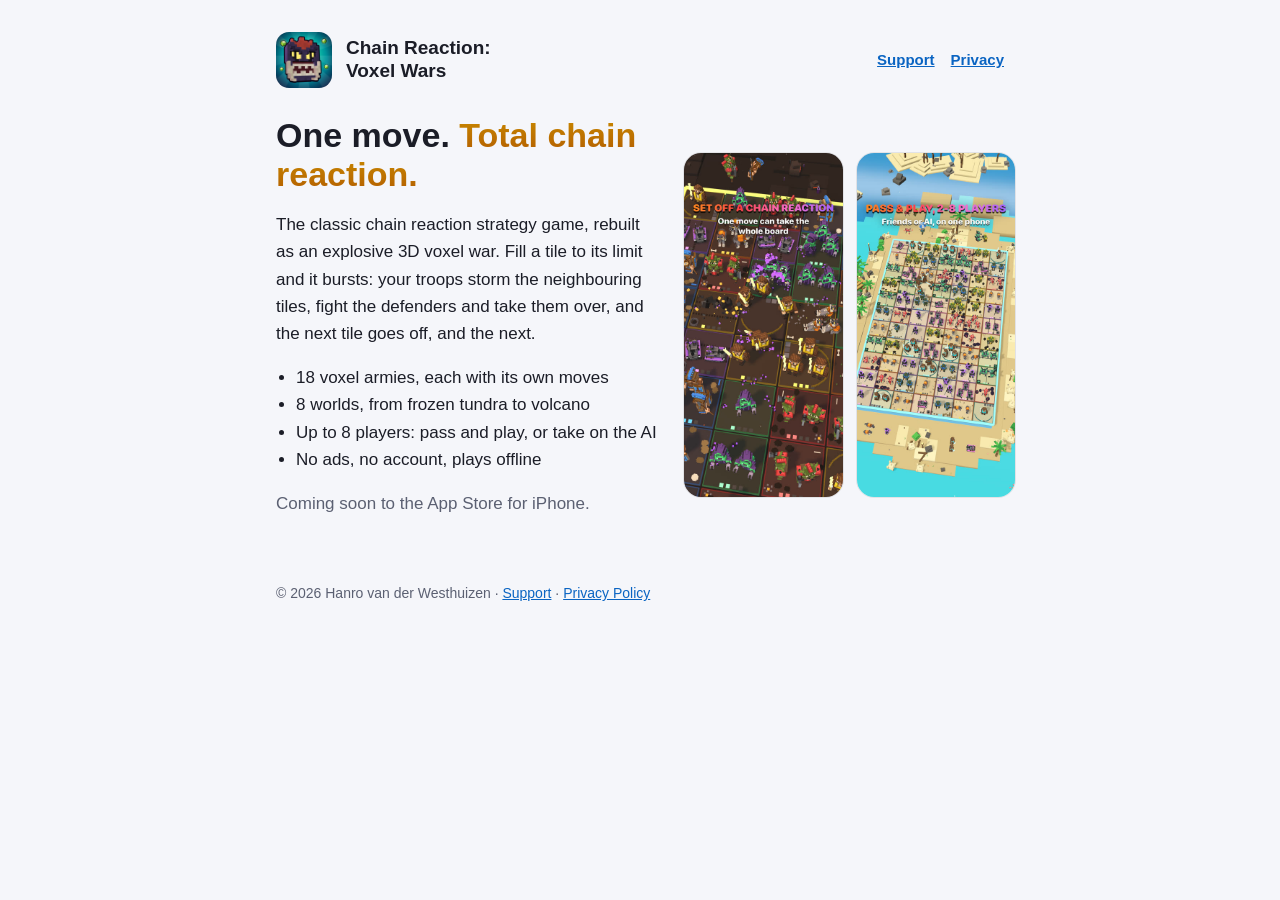
<file: index.html>
<!doctype html>
<html lang="en">
<head>
<meta charset="utf-8">
<meta name="viewport" content="width=device-width, initial-scale=1">
<title>Chain Reaction: Voxel Wars</title>
<meta name="description" content="The classic chain reaction strategy game, rebuilt as an explosive 3D voxel war: 18 armies, 8 worlds, up to 8 players on one phone.">
<link rel="icon" href="icon.png">
<link rel="stylesheet" href="style.css">
</head>
<body>
<div class="wrap">
  <header class="top">
    <img src="icon.png" alt="">
    <a class="home" href="./">Chain Reaction:<br>Voxel Wars</a>
    <nav><a href="support.html">Support</a><a href="privacy.html">Privacy</a></nav>
  </header>

  <section class="hero">
    <div>
      <h1>One move. <span class="gold">Total chain reaction.</span></h1>
      <p>The classic chain reaction strategy game, rebuilt as an explosive 3D voxel war. Fill a tile to its limit and it bursts: your troops storm the neighbouring tiles, fight the defenders and take them over, and the next tile goes off, and the next.</p>
      <ul class="facts">
        <li>18 voxel armies, each with its own moves</li>
        <li>8 worlds, from frozen tundra to volcano</li>
        <li>Up to 8 players: pass and play, or take on the AI</li>
        <li>No ads, no account, plays offline</li>
      </ul>
      <p class="muted">Coming soon to the App Store for iPhone.</p>
    </div>
    <div class="shots">
      <img src="chain.jpg" alt="A chain reaction sweeping across the board">
      <img src="eight.jpg" alt="Eight armies on one board">
    </div>
  </section>

  <footer>© 2026 Hanro van der Westhuizen · <a href="support.html">Support</a> · <a href="privacy.html">Privacy Policy</a></footer>
</div>
</body>
</html>
</file>
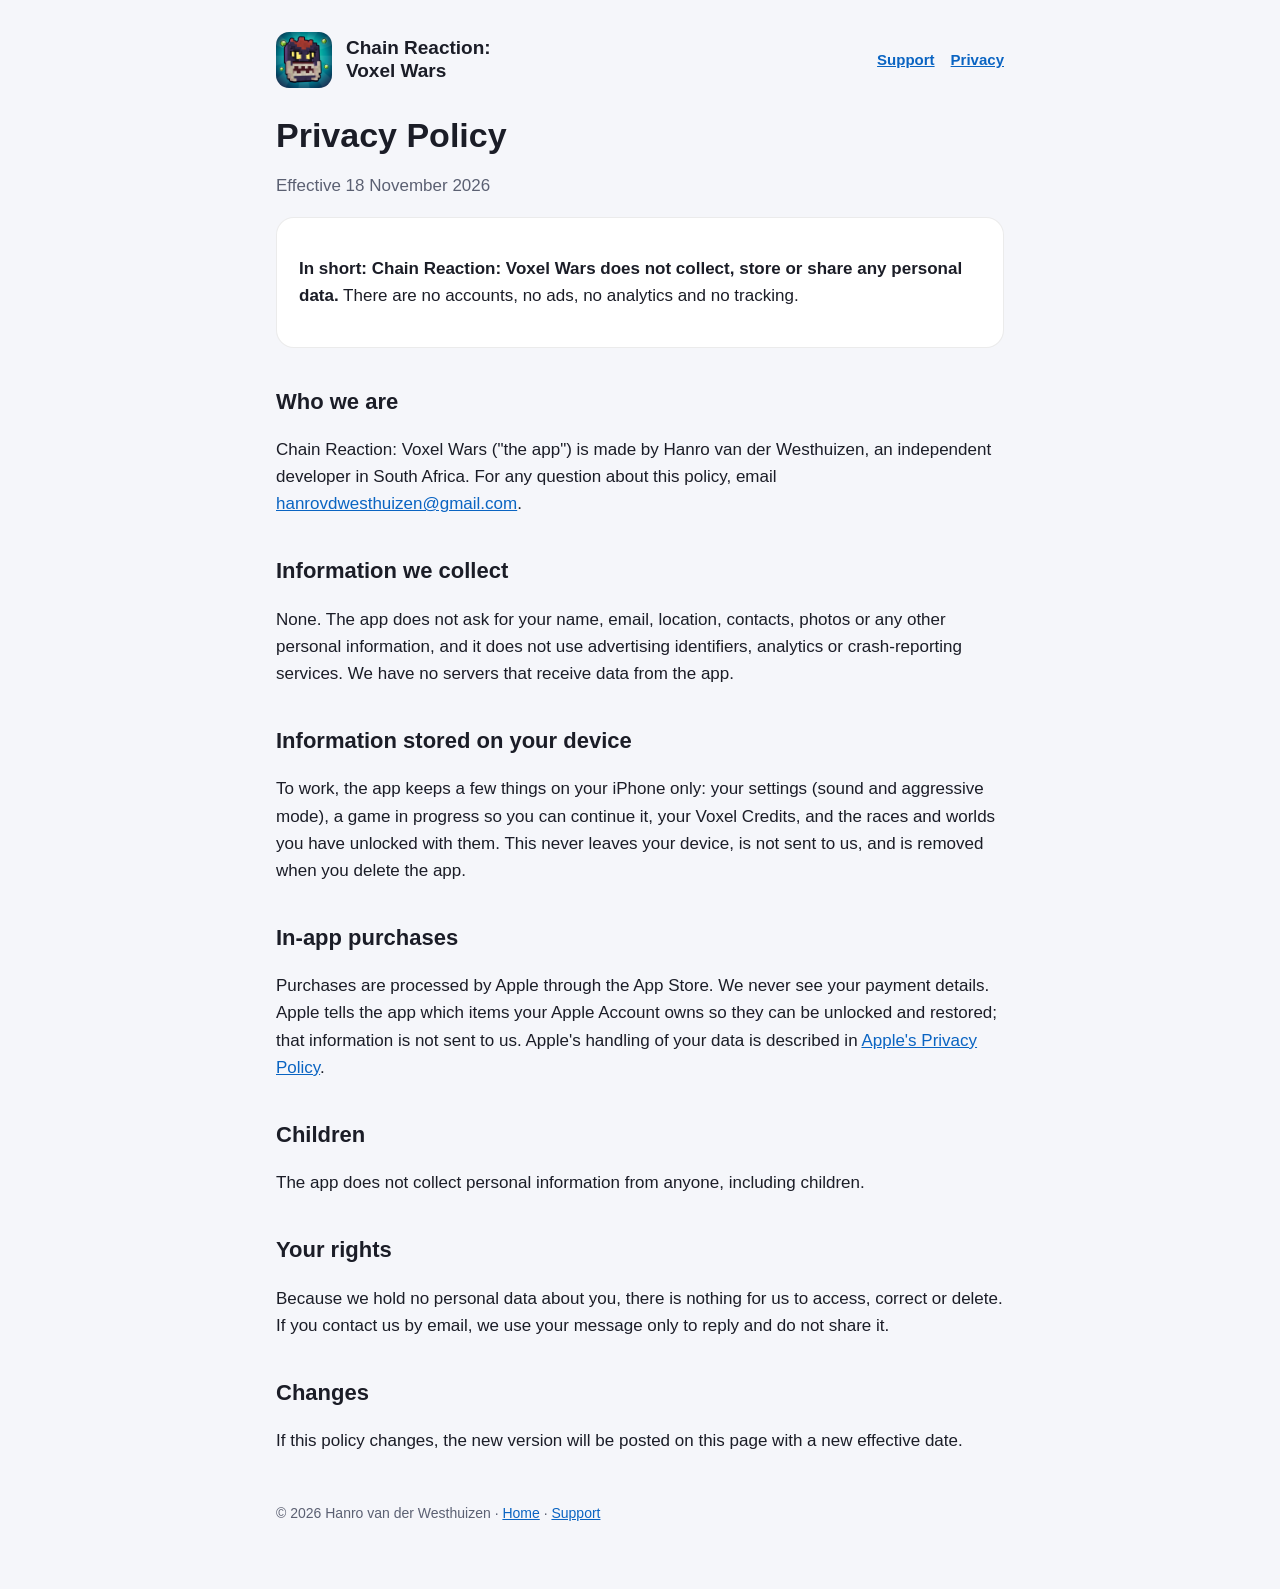
<file: privacy.html>
<!doctype html>
<html lang="en">
<head>
<meta charset="utf-8">
<meta name="viewport" content="width=device-width, initial-scale=1">
<title>Privacy Policy · Chain Reaction: Voxel Wars</title>
<link rel="icon" href="icon.png">
<link rel="stylesheet" href="style.css">
</head>
<body>
<div class="wrap">
  <header class="top">
    <img src="icon.png" alt="">
    <a class="home" href="./">Chain Reaction:<br>Voxel Wars</a>
    <nav><a href="support.html">Support</a><a href="privacy.html">Privacy</a></nav>
  </header>

  <h1>Privacy Policy</h1>
  <p class="muted">Effective 18 November 2026</p>

  <div class="card">
    <p><strong>In short: Chain Reaction: Voxel Wars does not collect, store or share any personal data.</strong> There are no accounts, no ads, no analytics and no tracking.</p>
  </div>

  <h2>Who we are</h2>
  <p>Chain Reaction: Voxel Wars ("the app") is made by Hanro van der Westhuizen, an independent developer in South Africa. For any question about this policy, email <a href="mailto:hanrovdwesthuizen@gmail.com">hanrovdwesthuizen@gmail.com</a>.</p>

  <h2>Information we collect</h2>
  <p>None. The app does not ask for your name, email, location, contacts, photos or any other personal information, and it does not use advertising identifiers, analytics or crash-reporting services. We have no servers that receive data from the app.</p>

  <h2>Information stored on your device</h2>
  <p>To work, the app keeps a few things on your iPhone only: your settings (sound and aggressive mode), a game in progress so you can continue it, your Voxel Credits, and the races and worlds you have unlocked with them. This never leaves your device, is not sent to us, and is removed when you delete the app.</p>

  <h2>In-app purchases</h2>
  <p>Purchases are processed by Apple through the App Store. We never see your payment details. Apple tells the app which items your Apple Account owns so they can be unlocked and restored; that information is not sent to us. Apple's handling of your data is described in <a href="https://www.apple.com/legal/privacy/">Apple's Privacy Policy</a>.</p>

  <h2>Children</h2>
  <p>The app does not collect personal information from anyone, including children.</p>

  <h2>Your rights</h2>
  <p>Because we hold no personal data about you, there is nothing for us to access, correct or delete. If you contact us by email, we use your message only to reply and do not share it.</p>

  <h2>Changes</h2>
  <p>If this policy changes, the new version will be posted on this page with a new effective date.</p>

  <footer>© 2026 Hanro van der Westhuizen · <a href="./">Home</a> · <a href="support.html">Support</a></footer>
</div>
</body>
</html>
</file>
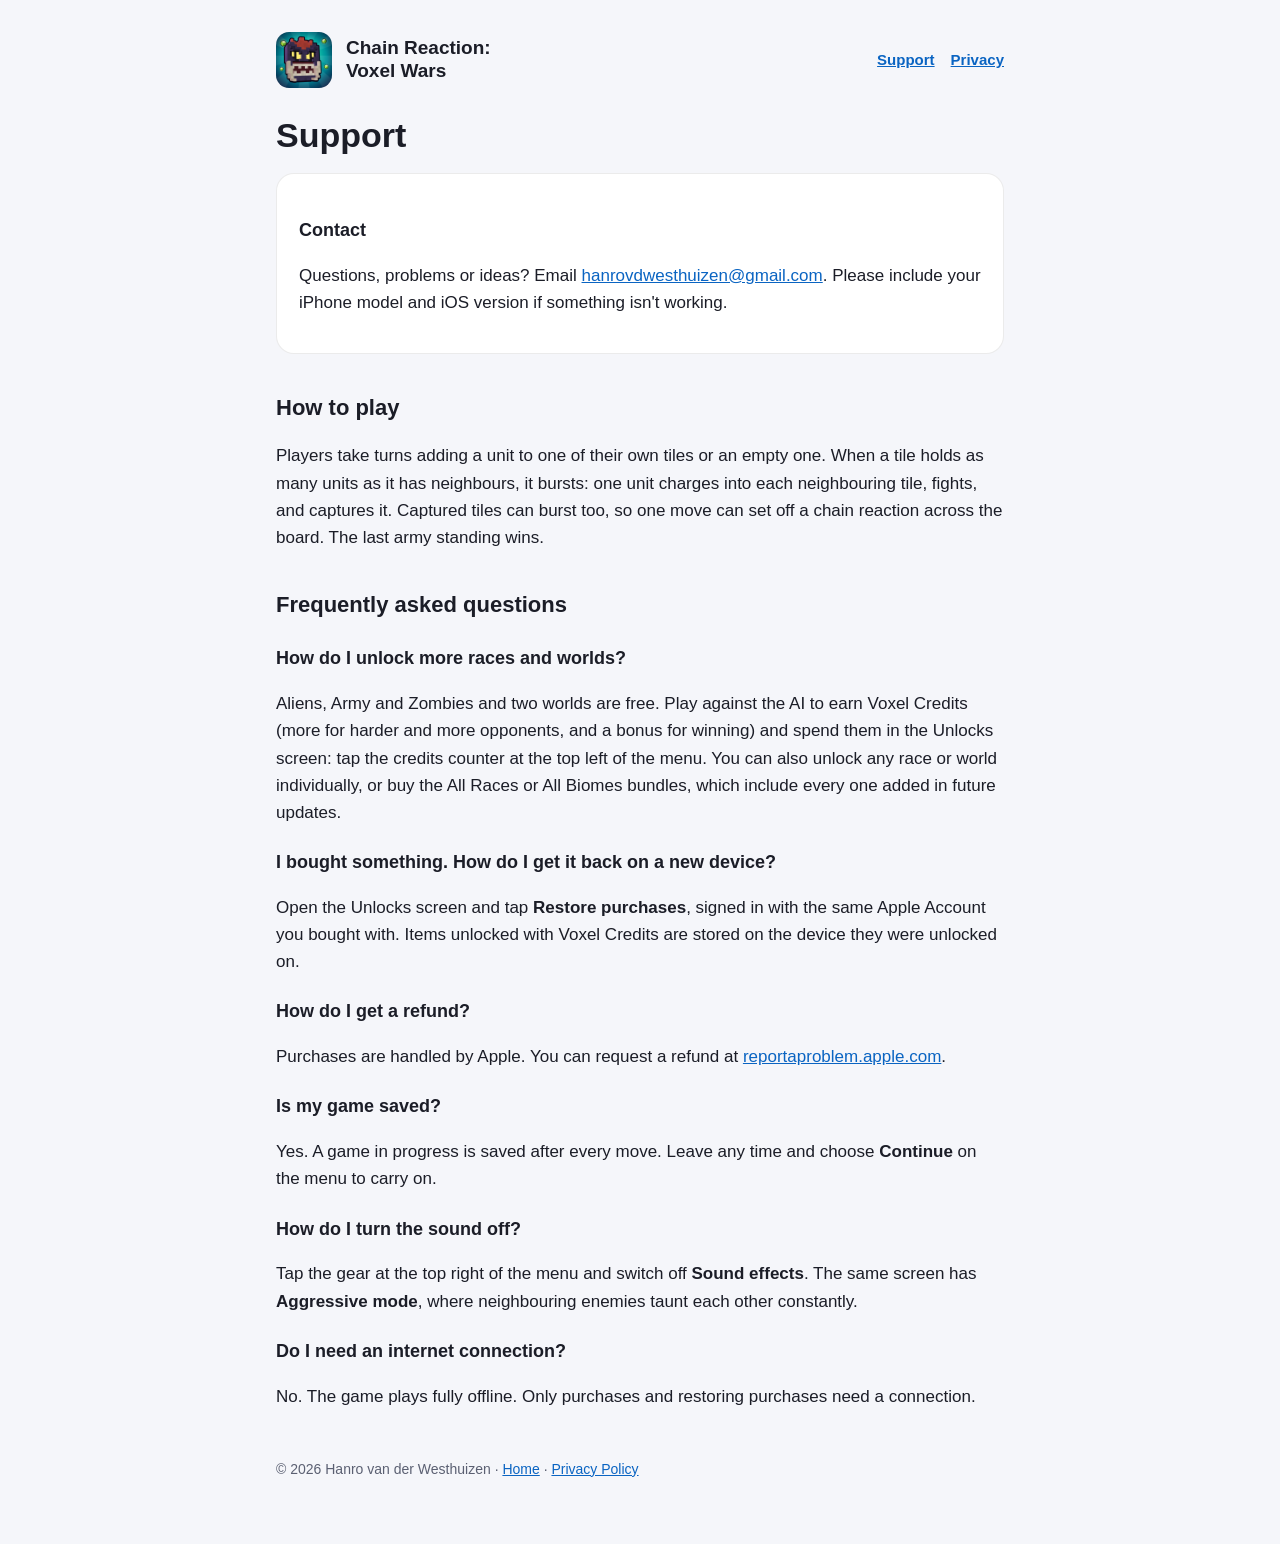
<file: support.html>
<!doctype html>
<html lang="en">
<head>
<meta charset="utf-8">
<meta name="viewport" content="width=device-width, initial-scale=1">
<title>Support · Chain Reaction: Voxel Wars</title>
<link rel="icon" href="icon.png">
<link rel="stylesheet" href="style.css">
</head>
<body>
<div class="wrap">
  <header class="top">
    <img src="icon.png" alt="">
    <a class="home" href="./">Chain Reaction:<br>Voxel Wars</a>
    <nav><a href="support.html">Support</a><a href="privacy.html">Privacy</a></nav>
  </header>

  <h1>Support</h1>
  <div class="card">
    <h3>Contact</h3>
    <p>Questions, problems or ideas? Email <a href="mailto:hanrovdwesthuizen@gmail.com?subject=Chain%20Reaction%3A%20Voxel%20Wars">hanrovdwesthuizen@gmail.com</a>. Please include your iPhone model and iOS version if something isn't working.</p>
  </div>

  <h2>How to play</h2>
  <p>Players take turns adding a unit to one of their own tiles or an empty one. When a tile holds as many units as it has neighbours, it bursts: one unit charges into each neighbouring tile, fights, and captures it. Captured tiles can burst too, so one move can set off a chain reaction across the board. The last army standing wins.</p>

  <h2>Frequently asked questions</h2>
  <h3>How do I unlock more races and worlds?</h3>
  <p>Aliens, Army and Zombies and two worlds are free. Play against the AI to earn Voxel Credits (more for harder and more opponents, and a bonus for winning) and spend them in the Unlocks screen: tap the credits counter at the top left of the menu. You can also unlock any race or world individually, or buy the All Races or All Biomes bundles, which include every one added in future updates.</p>
  <h3>I bought something. How do I get it back on a new device?</h3>
  <p>Open the Unlocks screen and tap <strong>Restore purchases</strong>, signed in with the same Apple Account you bought with. Items unlocked with Voxel Credits are stored on the device they were unlocked on.</p>
  <h3>How do I get a refund?</h3>
  <p>Purchases are handled by Apple. You can request a refund at <a href="https://reportaproblem.apple.com">reportaproblem.apple.com</a>.</p>
  <h3>Is my game saved?</h3>
  <p>Yes. A game in progress is saved after every move. Leave any time and choose <strong>Continue</strong> on the menu to carry on.</p>
  <h3>How do I turn the sound off?</h3>
  <p>Tap the gear at the top right of the menu and switch off <strong>Sound effects</strong>. The same screen has <strong>Aggressive mode</strong>, where neighbouring enemies taunt each other constantly.</p>
  <h3>Do I need an internet connection?</h3>
  <p>No. The game plays fully offline. Only purchases and restoring purchases need a connection.</p>

  <footer>© 2026 Hanro van der Westhuizen · <a href="./">Home</a> · <a href="privacy.html">Privacy Policy</a></footer>
</div>
</body>
</html>
</file>
<file: style.css>
:root {
  --bg: #1a1c26;
  --panel: #232634;
  --stroke: rgba(255, 255, 255, 0.09);
  --text: #eef0f5;
  --muted: #a8adbd;
  --gold: #ffcb2e;
  --gold-deep: #ff9419;
  --link: #7cc4ff;
}
@media (prefers-color-scheme: light) {
  :root:not([data-theme="dark"]) {
    --bg: #f5f6fa;
    --panel: #ffffff;
    --stroke: rgba(0, 0, 0, 0.08);
    --text: #1b1d27;
    --muted: #5b6072;
    --gold: #c98a00;
    --gold-deep: #b35d00;
    --link: #0a64c2;
  }
}
* { box-sizing: border-box; }
html, body { margin: 0; }
body {
  background: var(--bg);
  color: var(--text);
  font: 17px/1.6 -apple-system, BlinkMacSystemFont, "SF Pro Text", "Segoe UI", Roboto, sans-serif;
}
a { color: var(--link); }
.wrap { max-width: 760px; margin: 0 auto; padding: 32px 16px 64px; }
header.top { display: flex; align-items: center; gap: 14px; margin-bottom: 28px; }
header.top img { width: 56px; height: 56px; border-radius: 13px; }
header.top a.home { color: var(--text); text-decoration: none; font-weight: 800; font-size: 19px; line-height: 1.2; }
header.top nav { margin-left: auto; display: flex; gap: 16px; font-weight: 600; font-size: 15px; }
h1 { font-size: 34px; line-height: 1.15; margin: 0 0 10px; }
h1 .gold { background: linear-gradient(180deg, var(--gold), var(--gold-deep)); -webkit-background-clip: text; background-clip: text; color: transparent; }
h2 { font-size: 22px; margin: 36px 0 8px; }
h3 { font-size: 18px; margin: 22px 0 4px; }
p, li { color: var(--text); }
.muted { color: var(--muted); }
.card { background: var(--panel); border: 1px solid var(--stroke); border-radius: 18px; padding: 20px 22px; margin: 18px 0; }
.hero { display: grid; grid-template-columns: 1fr; gap: 22px; align-items: center; }
.hero .shots { display: flex; gap: 12px; }
.hero .shots img { width: 50%; max-width: 220px; border-radius: 18px; border: 1px solid var(--stroke); }
@media (min-width: 700px) { .hero { grid-template-columns: 1.2fr 1fr; } }
ul.facts { padding-left: 20px; }
.badge { display: inline-block; padding: 10px 18px; border-radius: 999px; background: var(--text); color: var(--bg); font-weight: 800; text-decoration: none; }
footer { margin-top: 48px; color: var(--muted); font-size: 14px; }
</file>
